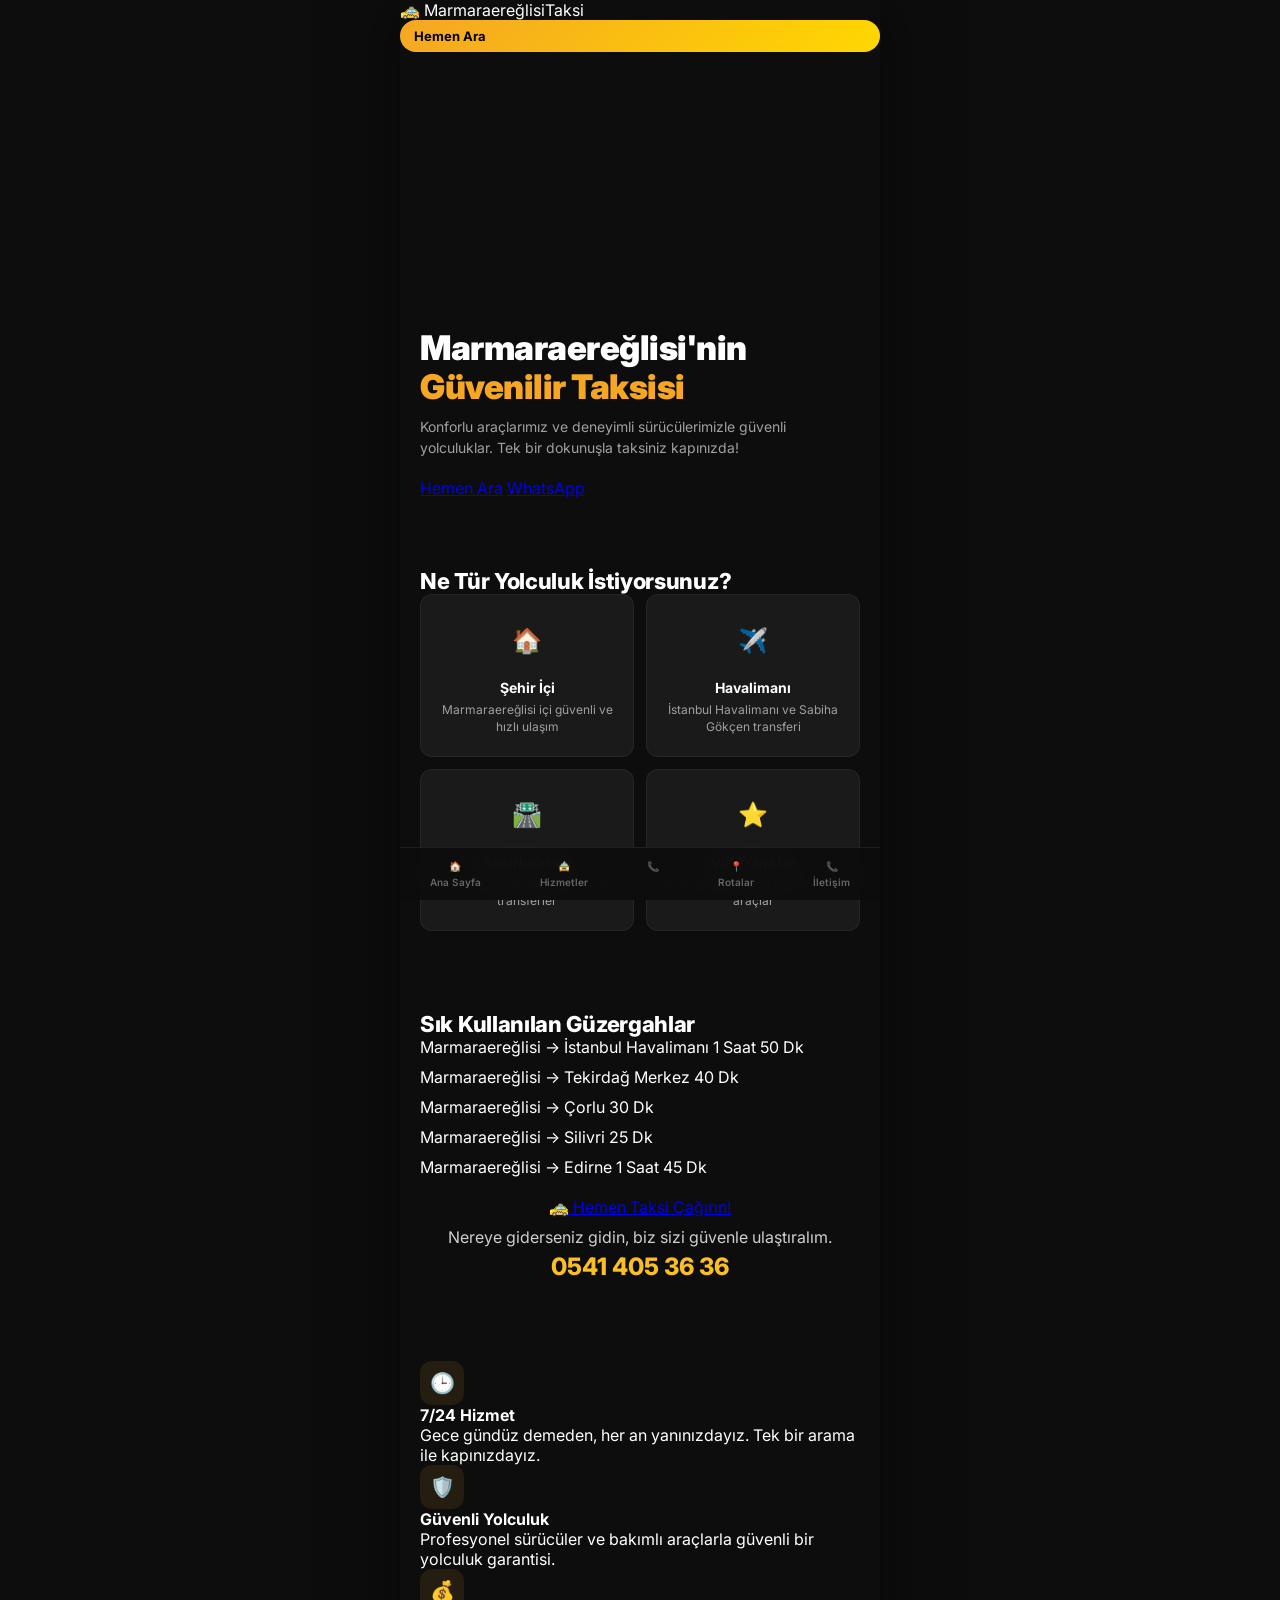
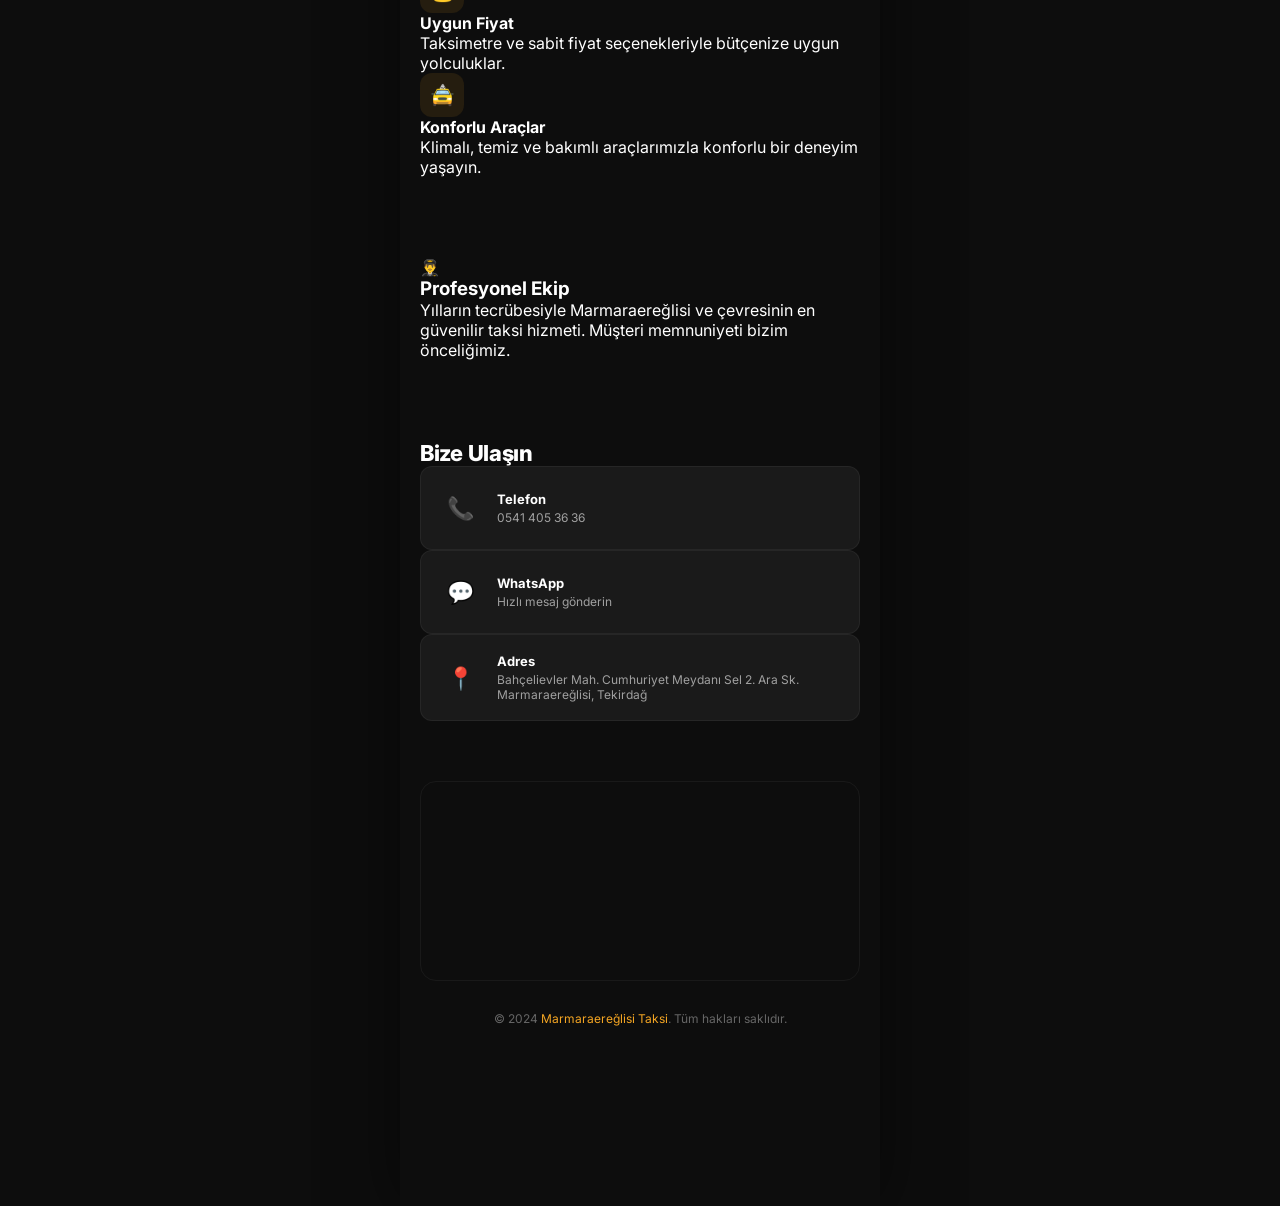
<file: index.html>
<!DOCTYPE html>
<html lang="tr">
<head>
  <meta name="google-site-verification" content="d0SnSG0G0n5LnQvOLwrhdVp2CgQUWJVh7X9FdbAGB24" />
  <meta charset="UTF-8">
  <meta name="viewport" content="width=device-width, initial-scale=1.0, viewport-fit=cover">
  <meta property="og:title" content="Marmaraereğlisi Taksi | 7/24 Taksi Hizmeti">
  <meta property="og:description" content="Marmaraereğlisi ve çevresinde 7/24 güvenilir taksi hizmeti. ☎ 0541 405 36 36">
  <meta property="og:type" content="website">
  <title>Marmaraereğlisi Taksi | 7/24 Taksi Hizmeti ☎ 0541 405 36 36</title>
  <meta name="description" content="Marmaraereğlisi taksi hizmeti. Havalimanı transferi, şehirlerarası yolculuk, VIP transfer. 7/24 hızlı, güvenli ve konforlu taksi. Hemen ara: 0541 405 36 36">
  <meta name="keywords" content="marmaraereğlisi taksi, tekirdağ taksi, havalimanı transfer, marmaraereğlisi, taksi, 7/24 taksi">
  <meta name="robots" content="index, follow">
  <link rel="stylesheet" href="style.css">
</head>
<body id="anasayfa">
  <header class="header">
    <div class="logo">🚕 Marmaraereğlisi<span>Taksi</span></div>
    <a href="tel:05414053636" class="header-call">Hemen Ara</a>
  </header>

  <div class="hero">
    <div class="hero-overlay"></div>
    <div class="hero-content">
      <h1>Marmaraereğlisi'nin <span>Güvenilir Taksisi</span></h1>
      <p>Konforlu araçlarımız ve deneyimli sürücülerimizle güvenli yolculuklar. Tek bir dokunuşla taksiniz kapınızda!</p>
      <div class="hero-actions">
        <a href="tel:05414053636" class="btn btn-primary">Hemen Ara</a>
        <a href="https://wa.me/905414053636?text=Merhaba%2C%20taksi%20%C3%A7a%C4%9F%C4%B1rmak%20istiyorum" class="btn btn-whatsapp" target="_blank">WhatsApp</a>
      </div>
    </div>
  </div>

  <div class="container">
    <section class="services" id="hizmetler">
      <h2 class="section-title">Ne Tür Yolculuk İstiyorsunuz?</h2>
      <div class="services-grid">
        <div class="service-card">
          <div class="service-icon">🏠</div>
          <h3>Şehir İçi</h3>
          <p>Marmaraereğlisi içi güvenli ve hızlı ulaşım</p>
        </div>
        <div class="service-card">
          <div class="service-icon">✈️</div>
          <h3>Havalimanı</h3>
          <p>İstanbul Havalimanı ve Sabiha Gökçen transferi</p>
        </div>
        <div class="service-card">
          <div class="service-icon">🛣️</div>
          <h3>Şehirlerarası</h3>
          <p>Türkiye genelinde şehirlerarası transferler</p>
        </div>
        <div class="service-card">
          <div class="service-icon">⭐</div>
          <h3>VIP Transfer</h3>
          <p>Özel günleriniz için konforlu VIP araçlar</p>
        </div>
      </div>
    </section>

    <section class="routes" id="rotalar">
      <h2 class="section-title">Sık Kullanılan Güzergahlar</h2>
      <div class="route-list">
        <div class="route-item">
          <span>Marmaraereğlisi → İstanbul Havalimanı</span>
          <span class="duration">1 Saat 50 Dk</span>
        </div>
        <div class="route-item">
          <span>Marmaraereğlisi → Tekirdağ Merkez</span>
          <span class="duration">40 Dk</span>
        </div>
        <div class="route-item">
          <span>Marmaraereğlisi → Çorlu</span>
          <span class="duration">30 Dk</span>
        </div>
        <div class="route-item">
          <span>Marmaraereğlisi → Silivri</span>
          <span class="duration">25 Dk</span>
        </div>
        <div class="route-item">
          <span>Marmaraereğlisi → Edirne</span>
          <span class="duration">1 Saat 45 Dk</span>
        </div>
      </div>
      <div style="text-align: center; margin-top: 20px;">
        <a href="tel:05414053636" class="btn btn-primary">🚕 Hemen Taksi Çağırın!</a>
        <p style="margin-top: 10px; opacity: 0.8;">Nereye giderseniz gidin, biz sizi güvenle ulaştıralım.</p>
        <a href="tel:05414053636" style="font-size: 24px; font-weight: 800; color: #FBBF24; text-decoration: none; display: block; margin-top: 5px;">0541 405 36 36</a>
      </div>
    </section>

    <section class="features">
      <div class="feature-card">
        <div class="feature-icon">🕒</div>
        <h4>7/24 Hizmet</h4>
        <p>Gece gündüz demeden, her an yanınızdayız. Tek bir arama ile kapınızdayız.</p>
      </div>
      <div class="feature-card">
        <div class="feature-icon">🛡️</div>
        <h4>Güvenli Yolculuk</h4>
        <p>Profesyonel sürücüler ve bakımlı araçlarla güvenli bir yolculuk garantisi.</p>
      </div>
      <div class="feature-card">
        <div class="feature-icon">💰</div>
        <h4>Uygun Fiyat</h4>
        <p>Taksimetre ve sabit fiyat seçenekleriyle bütçenize uygun yolculuklar.</p>
      </div>
      <div class="feature-card">
        <div class="feature-icon">🚖</div>
        <h4>Konforlu Araçlar</h4>
        <p>Klimalı, temiz ve bakımlı araçlarımızla konforlu bir deneyim yaşayın.</p>
      </div>
    </section>

    <section class="about">
      <div class="about-content">
        <div class="about-icon">👨‍✈️</div>
        <div class="about-text">
          <h3>Profesyonel Ekip</h3>
          <p>Yılların tecrübesiyle Marmaraereğlisi ve çevresinin en güvenilir taksi hizmeti. Müşteri memnuniyeti bizim önceliğimiz.</p>
        </div>
      </div>
    </section>

    <section class="contact" id="iletisim">
      <h2 class="section-title">Bize Ulaşın</h2>
      <div class="contact-grid">
        <a href="tel:05414053636" class="contact-card">
          <div class="contact-icon">📞</div>
          <div class="contact-info">
            <h4>Telefon</h4>
            <p>0541 405 36 36</p>
          </div>
        </a>
        <a href="https://wa.me/905414053636?text=Merhaba%2C%20taksi%20%C3%A7a%C4%9F%C4%B1rmak%20istiyorum" class="contact-card" target="_blank">
          <div class="contact-icon">💬</div>
          <div class="contact-info">
            <h4>WhatsApp</h4>
            <p>Hızlı mesaj gönderin</p>
          </div>
        </a>
        <div class="contact-card">
          <div class="contact-icon">📍</div>
          <div class="contact-info">
            <h4>Adres</h4>
            <p>Bahçelievler Mah. Cumhuriyet Meydanı Sel 2. Ara Sk. Marmaraereğlisi, Tekirdağ</p>
          </div>
        </div>
      </div>
    </section>

    <div class="map-wrapper">
      <iframe src="https://www.google.com/maps/embed?pb=!1m18!1m12!1m3!1d3012.349599708139!2d27.880243699999998!3d40.973825!2m3!1f0!2f0!3f0!3m2!1i1024!2i768!4f13.1!3m3!1m2!1s0x14b4fdcea726622d%3A0xb509f7a285c950c3!2sMarmaraEre%C4%9Flisi%20Taksi%20N%C3%B6bet%C3%A7i%20Acil%20Taksi%20Ara!5e0!3m2!1str!2str!4v1774994934417!5m2!1str!2str" width="100%" height="400" style="border:0;" allowfullscreen="" loading="lazy" referrerpolicy="no-referrer-when-downgrade"></iframe>
    </div>
  </div>

  <footer class="footer-bottom">
    <p>© 2024 <a href="https://marmaraereglisitaksi.github.io">Marmaraereğlisi Taksi</a>. Tüm hakları saklıdır.</p>
  </footer>

  <div class="bottom-nav">
    <a href="#anasayfa" class="nav-item">🏠<span>Ana Sayfa</span></a>
    <a href="#hizmetler" class="nav-item">🚖<span>Hizmetler</span></a>
    <a href="tel:05414053636" class="nav-item call">📞</a>
    <a href="#rotalar" class="nav-item">📍<span>Rotalar</span></a>
    <a href="#iletisim" class="nav-item">📞<span>İletişim</span></a>
  </div>
</body>
</html>
</file>
<file: style.css>
@import url('https://fonts.googleapis.com/css2?family=Inter:wght@400;500;600;700;800;900&display=swap');

:root {
  --gold: #F5A623;
  --gold-light: #FFD700;
  --gold-dark: #D4911E;
  --dark-bg: #0D0D0D;
  --dark-card: #1A1A1A;
  --dark-card-2: #222222;
  --dark-surface: #2A2A2A;
  --text-primary: #FFFFFF;
  --text-secondary: #A0A0A0;
  --text-muted: #666666;
  --green-whatsapp: #25D366;
  --blue-phone: #4A90D9;
  --gradient-gold: linear-gradient(135deg, #F5A623, #FFD700);
  --gradient-dark: linear-gradient(180deg, #0D0D0D 0%, #1A1A1A 100%);
  --shadow-gold: 0 4px 20px rgba(245, 166, 35, 0.3);
  --shadow-card: 0 4px 15px rgba(0,0,0,0.4);
  --radius: 16px;
  --radius-sm: 12px;
  --radius-xs: 8px;
  --safe-bottom: env(safe-area-inset-bottom, 0px);
}

* { margin: 0; padding: 0; box-sizing: border-box; }

html { scroll-behavior: smooth; scroll-padding-top: 60px; }

body {
  font-family: 'Inter', -apple-system, BlinkMacSystemFont, sans-serif;
  background: var(--dark-bg);
  color: var(--text-primary);
  overflow-x: hidden;
  -webkit-font-smoothing: antialiased;
  padding-bottom: 80px;
}

/* ===== TOP HEADER (App-like) ===== */
.app-header {
  position: fixed; top: 0; left: 0; right: 0; z-index: 1000;
  background: rgba(13,13,13,0.92);
  backdrop-filter: blur(20px);
  -webkit-backdrop-filter: blur(20px);
  padding: 12px 16px;
  display: flex; align-items: center; justify-content: space-between;
  border-bottom: 1px solid rgba(245,166,35,0.15);
  height: 56px;
}

.app-header .logo { display: flex; align-items: center; gap: 10px; }
.app-header .logo-icon {
  width: 36px; height: 36px; border-radius: 10px;
  background: var(--gradient-gold);
  display: flex; align-items: center; justify-content: center;
  font-size: 20px;
}
.app-header .logo-text { font-weight: 800; font-size: 15px; letter-spacing: -0.3px; }
.app-header .logo-text span { color: var(--gold); }
.header-call {
  background: var(--gradient-gold); color: #000; border: none;
  padding: 8px 14px; border-radius: 20px; font-weight: 700;
  font-size: 13px; cursor: pointer; display: flex; align-items: center; gap: 6px;
  text-decoration: none; transition: transform 0.2s;
}
.header-call:active { transform: scale(0.95); }

/* ===== HERO ===== */
.hero {
  margin-top: 56px; position: relative; height: 420px;
  overflow: hidden; display: flex; align-items: flex-end;
}
.hero-bg {
  position: absolute; inset: 0;
  background: url('images/hero-bg.png') center/cover no-repeat;
}
.hero-overlay {
  position: absolute; inset: 0;
  background: linear-gradient(180deg, rgba(13,13,13,0.3) 0%, rgba(13,13,13,0.95) 85%);
}
.hero-content {
  position: relative; z-index: 2; padding: 0 20px 30px;
  width: 100%; animation: slideUp 0.8s ease-out;
}
.hero-badge {
  display: inline-flex; align-items: center; gap: 6px;
  background: rgba(245,166,35,0.15); border: 1px solid rgba(245,166,35,0.3);
  padding: 6px 14px; border-radius: 20px; font-size: 12px;
  color: var(--gold); font-weight: 600; margin-bottom: 14px;
}
.hero-badge .pulse {
  width: 8px; height: 8px; border-radius: 50%;
  background: #25D366; animation: pulse 2s infinite;
}
.hero h1 { font-size: 28px; font-weight: 900; line-height: 1.15; letter-spacing: -0.5px; margin-bottom: 10px; }
.hero h1 span { color: var(--gold); }
.hero p { color: var(--text-secondary); font-size: 14px; line-height: 1.5; margin-bottom: 20px; }

/* ===== QUICK ACTIONS ===== */
.quick-actions { display: grid; grid-template-columns: 1fr 1fr; gap: 12px; padding: 0 20px; margin-top: -10px; position: relative; z-index: 3; }
.action-btn {
  display: flex; align-items: center; justify-content: center; gap: 10px;
  padding: 16px; border-radius: var(--radius-sm);
  font-weight: 700; font-size: 15px; text-decoration: none;
  transition: all 0.2s; border: none; cursor: pointer;
}
.action-btn:active { transform: scale(0.96); }
.action-btn.call { background: var(--gradient-gold); color: #000; box-shadow: var(--shadow-gold); }
.action-btn.whatsapp { background: var(--green-whatsapp); color: #FFF; box-shadow: 0 4px 20px rgba(37,211,102,0.3); }
.action-btn svg { width: 22px; height: 22px; }

/* ===== SECTIONS ===== */
section { padding: 40px 20px; }
.section-header { margin-bottom: 24px; }
.section-label {
  display: inline-flex; align-items: center; gap: 6px;
  color: var(--gold); font-size: 12px; font-weight: 700;
  text-transform: uppercase; letter-spacing: 1.5px; margin-bottom: 8px;
}
.section-title { font-size: 22px; font-weight: 800; letter-spacing: -0.3px; }

/* ===== SERVICES ===== */
.services-grid { display: grid; grid-template-columns: 1fr 1fr; gap: 12px; }
.service-card {
  background: var(--dark-card); border-radius: var(--radius-sm);
  padding: 20px 16px; border: 1px solid rgba(255,255,255,0.05);
  transition: all 0.3s; text-align: center;
}
.service-card:active { transform: scale(0.97); }
.service-icon {
  width: 50px; height: 50px; margin: 0 auto 14px;
  border-radius: 14px; display: flex; align-items: center; justify-content: center;
  font-size: 24px;
}
.service-icon.gold-bg { background: rgba(245,166,35,0.12); }
.service-icon.blue-bg { background: rgba(74,144,217,0.12); }
.service-icon.green-bg { background: rgba(37,211,102,0.12); }
.service-icon.purple-bg { background: rgba(155,89,255,0.12); }
.service-card h3 { font-size: 14px; font-weight: 700; margin-bottom: 6px; }
.service-card p { color: var(--text-secondary); font-size: 12px; line-height: 1.4; }

/* ===== ROUTES/PRICING ===== */
.route-list { display: flex; flex-direction: column; gap: 10px; }
.route-card {
  background: var(--dark-card); border-radius: var(--radius-sm);
  padding: 16px; display: flex; align-items: center; justify-content: space-between;
  border: 1px solid rgba(255,255,255,0.05); transition: all 0.3s;
}
.route-info { display: flex; align-items: center; gap: 12px; }
.route-dot {
  width: 10px; height: 10px; border-radius: 50%;
  background: var(--gold); box-shadow: 0 0 8px rgba(245,166,35,0.4);
  flex-shrink: 0;
}
.route-info h4 { font-size: 14px; font-weight: 600; }
.route-info span { color: var(--text-secondary); font-size: 12px; }
.route-price {
  background: rgba(245,166,35,0.1); color: var(--gold);
  padding: 6px 14px; border-radius: 20px; font-weight: 700; font-size: 14px;
  white-space: nowrap;
}

/* ===== WHY US ===== */
.features-list { display: flex; flex-direction: column; gap: 14px; }
.feature-item {
  display: flex; gap: 14px; background: var(--dark-card);
  border-radius: var(--radius-sm); padding: 18px 16px;
  border: 1px solid rgba(255,255,255,0.05);
}
.feature-icon {
  width: 44px; height: 44px; min-width: 44px; border-radius: 12px;
  background: rgba(245,166,35,0.1); display: flex;
  align-items: center; justify-content: center; font-size: 20px;
}
.feature-item h4 { font-size: 14px; font-weight: 700; margin-bottom: 4px; }
.feature-item p { color: var(--text-secondary); font-size: 12px; line-height: 1.5; }

/* ===== DRIVER SECTION ===== */
.driver-section {
  background: var(--dark-card); border-radius: var(--radius);
  margin: 0 20px; padding: 30px 20px; text-align: center;
  border: 1px solid rgba(245,166,35,0.1);
}
.driver-img {
  width: 100px; height: 100px; border-radius: 50%;
  object-fit: cover; border: 3px solid var(--gold); margin-bottom: 16px;
}
.driver-section h3 { font-size: 18px; font-weight: 800; margin-bottom: 6px; }
.driver-section .subtitle { color: var(--gold); font-size: 13px; font-weight: 600; margin-bottom: 14px; }
.driver-section p { color: var(--text-secondary); font-size: 13px; line-height: 1.6; }
.stars { color: var(--gold); font-size: 18px; margin-bottom: 14px; letter-spacing: 4px; }

/* ===== CONTACT ===== */
.contact-cards { display: flex; flex-direction: column; gap: 12px; }
.contact-card {
  background: var(--dark-card); border-radius: var(--radius-sm);
  padding: 18px 16px; display: flex; align-items: center; gap: 14px;
  text-decoration: none; color: inherit; border: 1px solid rgba(255,255,255,0.05);
  transition: all 0.2s;
}
.contact-card:active { transform: scale(0.97); }
.contact-icon {
  width: 46px; height: 46px; min-width: 46px; border-radius: 12px;
  display: flex; align-items: center; justify-content: center; font-size: 22px;
}
.contact-icon.gold { background: rgba(245,166,35,0.12); }
.contact-icon.green { background: rgba(37,211,102,0.12); }
.contact-icon.blue { background: rgba(74,144,217,0.12); }
.contact-card h4 { font-size: 13px; font-weight: 700; margin-bottom: 3px; }
.contact-card p { color: var(--text-secondary); font-size: 12px; }
.contact-card .arrow { margin-left: auto; color: var(--text-muted); font-size: 18px; }

/* ===== MAP ===== */
.map-wrapper {
  margin: 20px 20px 0; border-radius: var(--radius); overflow: hidden;
  border: 1px solid rgba(255,255,255,0.05); height: 200px;
}
.map-wrapper iframe { width: 100%; height: 100%; border: 0; filter: brightness(0.8) contrast(1.1); }

/* ===== FOOTER ===== */
footer {
  text-align: center; padding: 30px 20px 100px;
  color: var(--text-muted); font-size: 12px;
}
footer a { color: var(--gold); text-decoration: none; }

/* ===== BOTTOM NAV ===== */
.bottom-nav {
  position: fixed; bottom: 0; left: 0; right: 0; z-index: 1000;
  background: rgba(13,13,13,0.95);
  backdrop-filter: blur(20px);
  -webkit-backdrop-filter: blur(20px);
  border-top: 1px solid rgba(255,255,255,0.08);
  display: flex; justify-content: space-around;
  padding: 8px 0 calc(8px + var(--safe-bottom));
}
.nav-item {
  display: flex; flex-direction: column; align-items: center; gap: 4px;
  text-decoration: none; color: var(--text-muted); font-size: 10px;
  font-weight: 600; padding: 4px 12px; transition: color 0.2s; background: none; border: none; cursor: pointer;
}
.nav-item.active, .nav-item:hover { color: var(--gold); }
.nav-item svg { width: 22px; height: 22px; }

/* ===== FLOATING WHATSAPP ===== */
.float-whatsapp {
  position: fixed; bottom: 85px; right: 16px; z-index: 999;
  width: 56px; height: 56px; border-radius: 50%;
  background: var(--green-whatsapp); border: none; cursor: pointer;
  box-shadow: 0 4px 20px rgba(37,211,102,0.4);
  display: flex; align-items: center; justify-content: center;
  animation: bounce 2s infinite; text-decoration: none;
}
.float-whatsapp svg { width: 28px; height: 28px; fill: #FFF; }

/* ===== CTA BANNER ===== */
.cta-banner {
  margin: 0 20px; padding: 24px 20px;
  background: var(--gradient-gold); border-radius: var(--radius);
  text-align: center;
}
.cta-banner h3 { color: #000; font-size: 18px; font-weight: 800; margin-bottom: 6px; }
.cta-banner p { color: rgba(0,0,0,0.7); font-size: 13px; margin-bottom: 16px; }
.cta-banner a {
  display: inline-flex; align-items: center; gap: 8px;
  background: #000; color: var(--gold); padding: 12px 24px;
  border-radius: 30px; font-weight: 700; font-size: 14px;
  text-decoration: none; transition: transform 0.2s;
}
.cta-banner a:active { transform: scale(0.95); }

/* ===== ANIMATIONS ===== */
@keyframes slideUp {
  from { opacity: 0; transform: translateY(30px); }
  to { opacity: 1; transform: translateY(0); }
}
@keyframes pulse {
  0%, 100% { opacity: 1; transform: scale(1); }
  50% { opacity: 0.6; transform: scale(1.3); }
}
@keyframes bounce {
  0%, 100% { transform: translateY(0); }
  50% { transform: translateY(-6px); }
}

.animate-in {
  opacity: 0; transform: translateY(20px);
  transition: opacity 0.6s ease, transform 0.6s ease;
}
.animate-in.visible { opacity: 1; transform: translateY(0); }

/* ===== RESPONSIVE ===== */
@media (min-width: 480px) {
  .hero h1 { font-size: 34px; }
  .services-grid { grid-template-columns: 1fr 1fr; }
}
@media (min-width: 768px) {
  body { max-width: 480px; margin: 0 auto; box-shadow: 0 0 60px rgba(0,0,0,0.5); min-height: 100vh; }
  .app-header, .bottom-nav { max-width: 480px; left: 50%; transform: translateX(-50%); }
  .float-whatsapp { right: calc(50% - 220px); }
}
</file>
